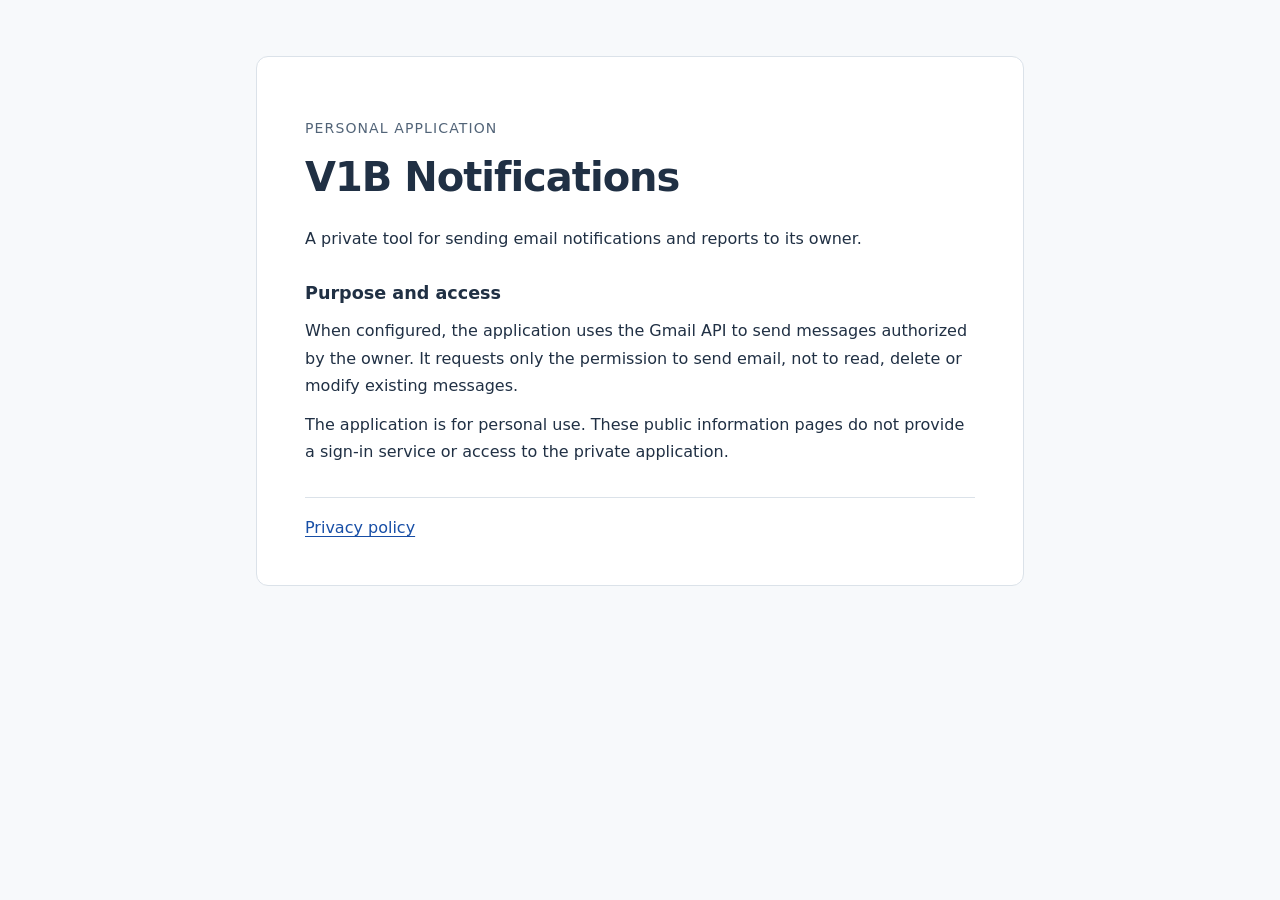
<file: index.html>
<!doctype html>
<html lang="en">
<head>
  <meta charset="utf-8">
  <meta name="viewport" content="width=device-width, initial-scale=1">
  <meta name="robots" content="noindex, nofollow">
  <meta name="referrer" content="no-referrer">
  <meta http-equiv="Content-Security-Policy" content="default-src 'none'; style-src 'self'; base-uri 'none'; form-action 'none'">
  <title>V1B Notifications</title>
  <meta name="description" content="Information about a personal email notification application.">
  <link rel="stylesheet" href="styles.css">
</head>
<body>
  <main>
    <p class="eyebrow">Personal application</p>
    <h1>V1B Notifications</h1>
    <p>A private tool for sending email notifications and reports to its owner.</p>
    <h2>Purpose and access</h2>
    <p>When configured, the application uses the Gmail API to send messages authorized by the owner. It requests only the permission to send email, not to read, delete or modify existing messages.</p>
    <p>The application is for personal use. These public information pages do not provide a sign-in service or access to the private application.</p>
    <nav aria-label="Information"><a href="privacy.html">Privacy policy</a></nav>
  </main>
</body>
</html>
</file>
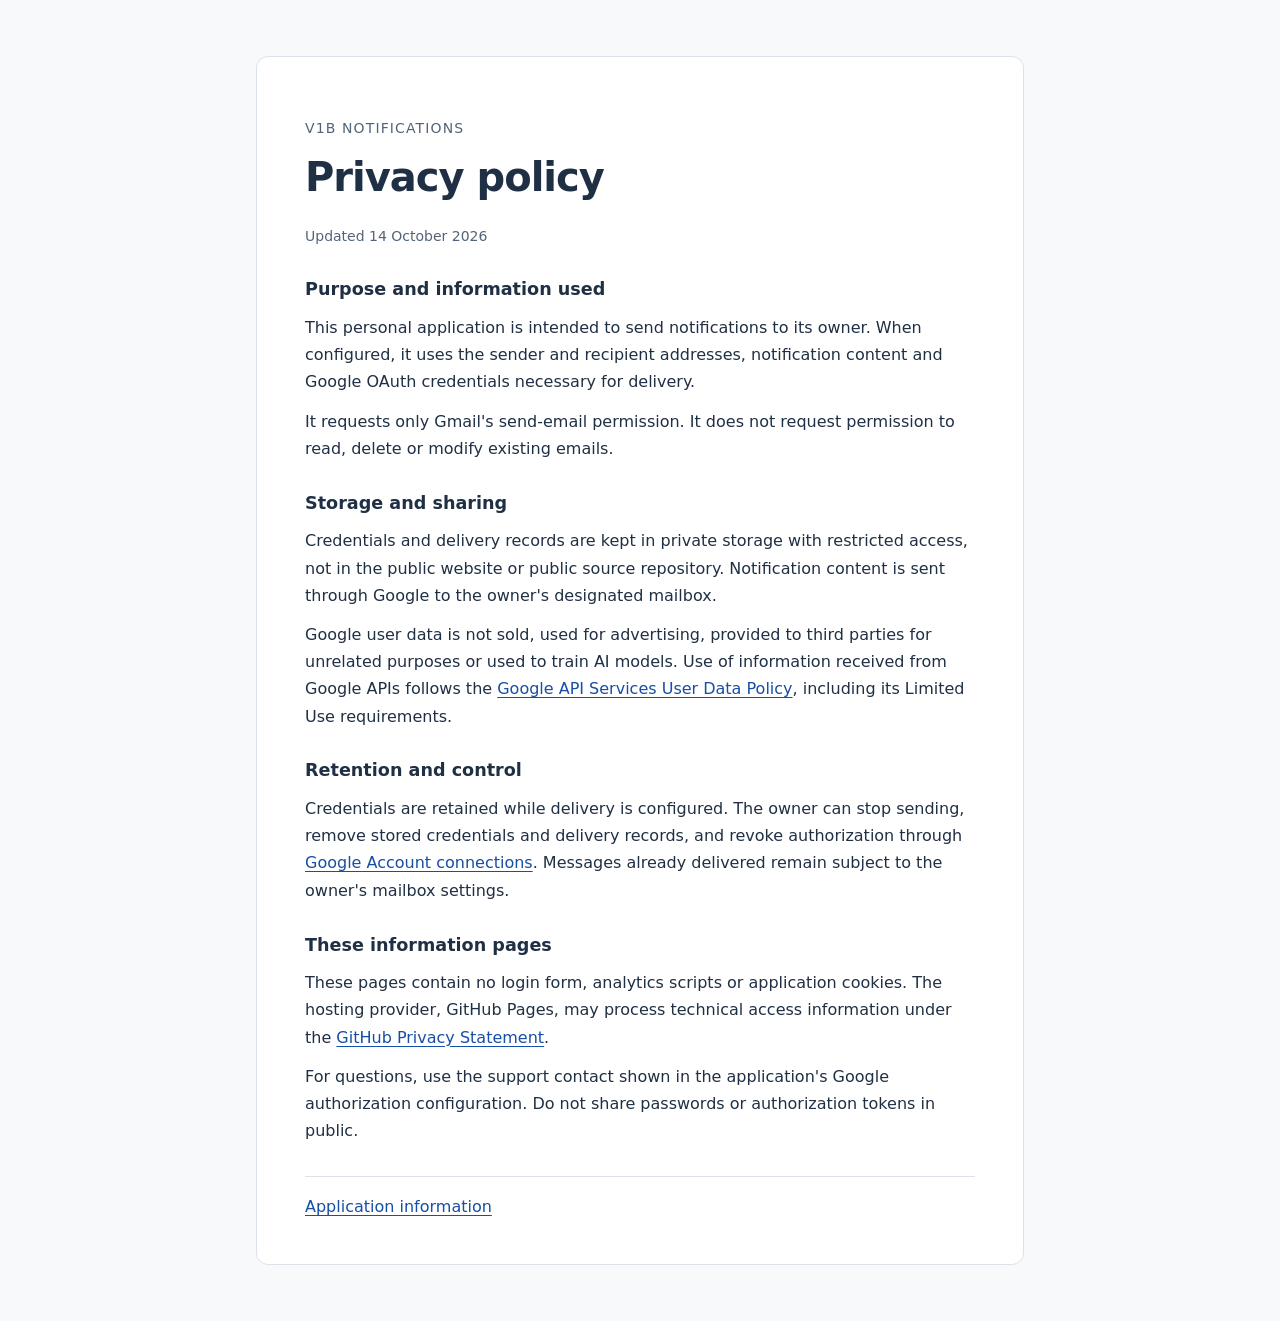
<file: privacy.html>
<!doctype html>
<html lang="en">
<head>
  <meta charset="utf-8">
  <meta name="viewport" content="width=device-width, initial-scale=1">
  <meta name="robots" content="noindex, nofollow">
  <meta name="referrer" content="no-referrer">
  <meta http-equiv="Content-Security-Policy" content="default-src 'none'; style-src 'self'; base-uri 'none'; form-action 'none'">
  <title>Privacy policy | V1B Notifications</title>
  <meta name="description" content="Privacy practices for a personal email notification application.">
  <link rel="stylesheet" href="styles.css">
</head>
<body>
  <main>
    <p class="eyebrow">V1B Notifications</p>
    <h1>Privacy policy</h1>
    <p class="updated">Updated 14 October 2026</p>
    <h2>Purpose and information used</h2>
    <p>This personal application is intended to send notifications to its owner. When configured, it uses the sender and recipient addresses, notification content and Google OAuth credentials necessary for delivery.</p>
    <p>It requests only Gmail's send-email permission. It does not request permission to read, delete or modify existing emails.</p>
    <h2>Storage and sharing</h2>
    <p>Credentials and delivery records are kept in private storage with restricted access, not in the public website or public source repository. Notification content is sent through Google to the owner's designated mailbox.</p>
    <p>Google user data is not sold, used for advertising, provided to third parties for unrelated purposes or used to train AI models. Use of information received from Google APIs follows the <a href="https://developers.google.com/terms/api-services-user-data-policy">Google API Services User Data Policy</a>, including its Limited Use requirements.</p>
    <h2>Retention and control</h2>
    <p>Credentials are retained while delivery is configured. The owner can stop sending, remove stored credentials and delivery records, and revoke authorization through <a href="https://myaccount.google.com/connections">Google Account connections</a>. Messages already delivered remain subject to the owner's mailbox settings.</p>
    <h2>These information pages</h2>
    <p>These pages contain no login form, analytics scripts or application cookies. The hosting provider, GitHub Pages, may process technical access information under the <a href="https://docs.github.com/en/site-policy/privacy-policies/github-general-privacy-statement">GitHub Privacy Statement</a>.</p>
    <p>For questions, use the support contact shown in the application's Google authorization configuration. Do not share passwords or authorization tokens in public.</p>
    <nav aria-label="Information"><a href="index.html">Application information</a></nav>
  </main>
</body>
</html>
</file>
<file: styles.css>
:root { color-scheme: light; font-family: system-ui, -apple-system, BlinkMacSystemFont, "Segoe UI", sans-serif; color: #203044; background: #f7f9fb; }
* { box-sizing: border-box; }
body { margin: 0; padding: 3.5rem 1.25rem; }
main { max-width: 48rem; margin: 0 auto; padding: clamp(1.5rem, 5vw, 3rem); background: #fff; border: 1px solid #dbe2e9; border-radius: .75rem; }
h1 { margin: .5rem 0 1.5rem; font-size: clamp(1.75rem, 4vw, 2.5rem); line-height: 1.2; letter-spacing: -.025em; }
h2 { margin: 1.8rem 0 .5rem; font-size: 1.1rem; line-height: 1.4; }
p { line-height: 1.7; margin: .75rem 0; }
.eyebrow, .updated { color: #526478; font-size: .875rem; }
.eyebrow { text-transform: uppercase; letter-spacing: .08em; }
a { color: #174ea6; text-underline-offset: .2em; }
a:hover { color: #0d3273; }
a:focus-visible { outline: 3px solid #174ea6; outline-offset: 4px; }
nav { margin-top: 2rem; padding-top: 1.25rem; border-top: 1px solid #dbe2e9; }
@media (max-width: 30rem) { body { padding: 1rem .75rem; } main { padding: 1.5rem; } }
</file>
